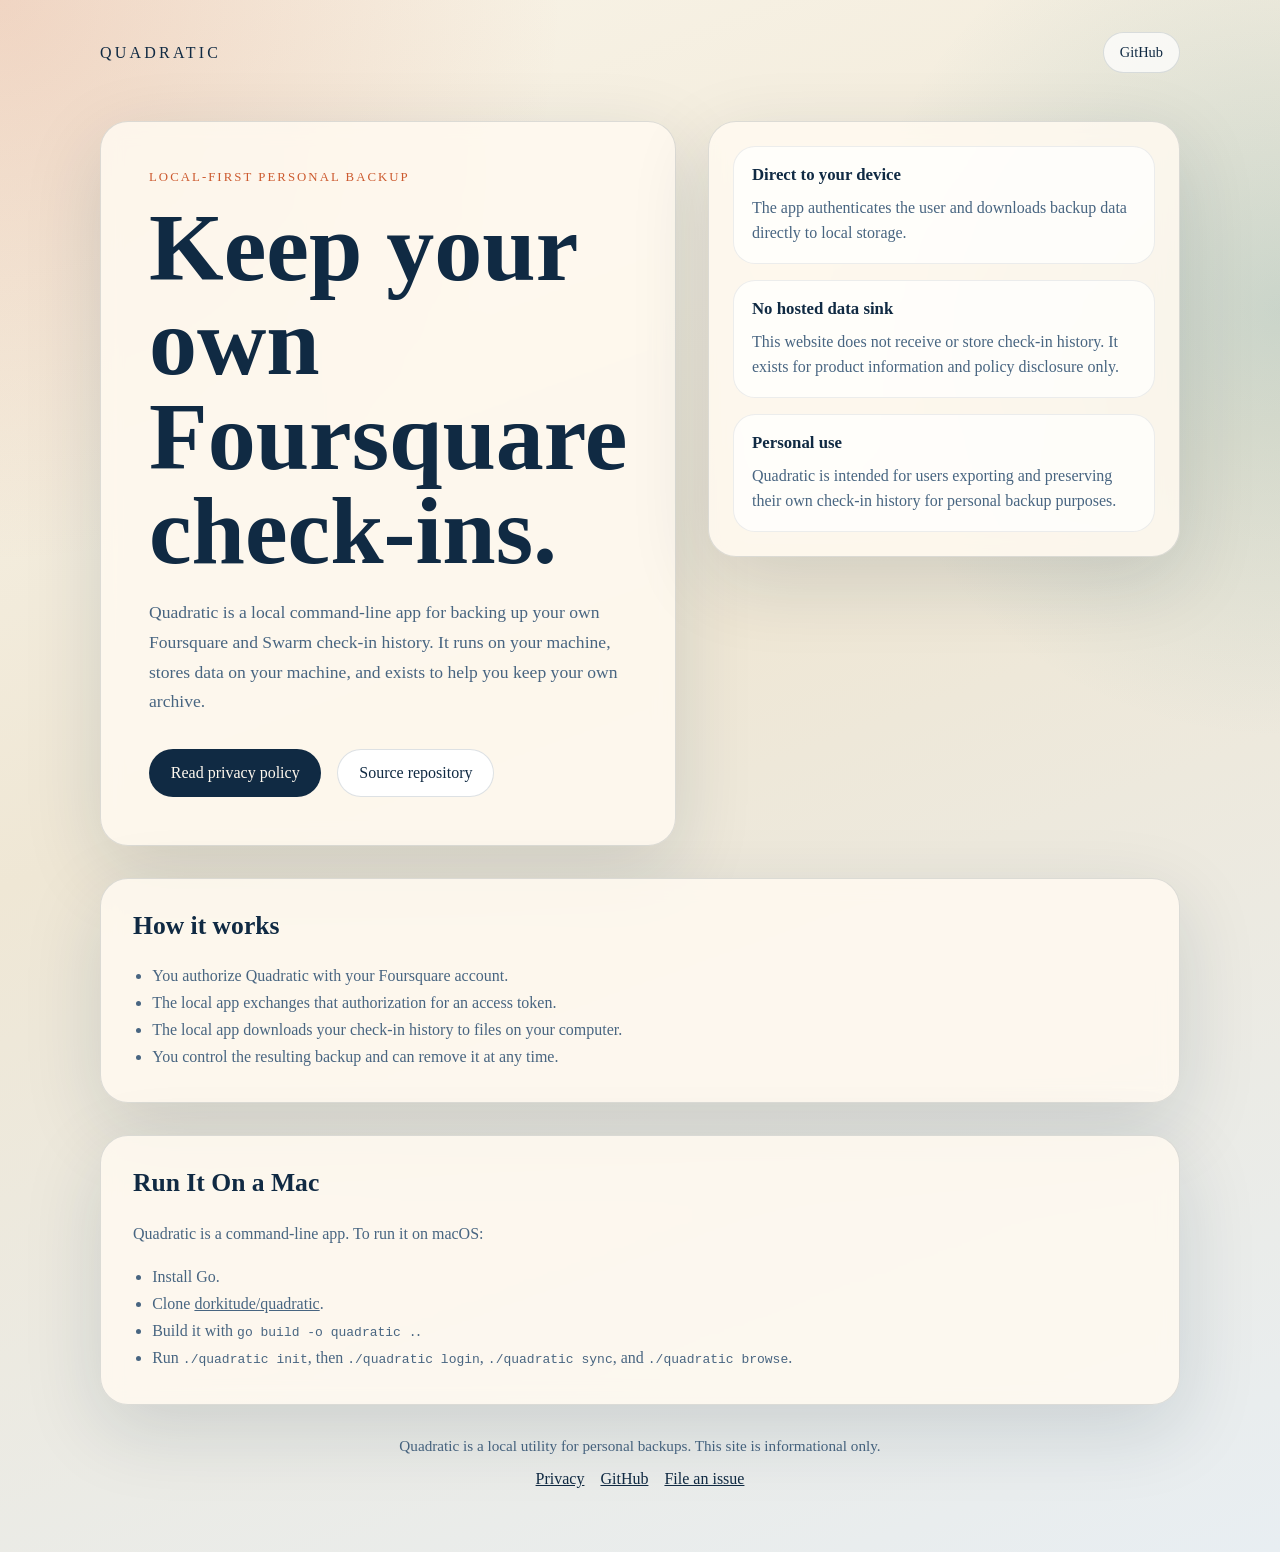
<file: site/public/index.html>
<!doctype html>
<html lang="en">
  <head>
    <meta charset="utf-8">
    <meta name="viewport" content="width=device-width, initial-scale=1">
    <title>Quadratic</title>
    <meta
      name="description"
      content="Quadratic is a local-first utility for backing up your own Foursquare and Swarm check-in history."
    >
    <style>
      :root {
        --bg: #f3efe4;
        --paper: rgba(255, 250, 240, 0.86);
        --ink: #102a43;
        --muted: #486581;
        --accent: #cc5a2f;
        --accent-2: #1f7a8c;
        --border: rgba(16, 42, 67, 0.14);
        --shadow: 0 24px 80px rgba(16, 42, 67, 0.14);
      }

      * {
        box-sizing: border-box;
      }

      body {
        margin: 0;
        font-family: Georgia, "Times New Roman", serif;
        color: var(--ink);
        background:
          radial-gradient(circle at top left, rgba(204, 90, 47, 0.20), transparent 28%),
          radial-gradient(circle at right 20%, rgba(31, 122, 140, 0.18), transparent 24%),
          linear-gradient(160deg, #f9f4e8 0%, #efe7d5 44%, #e8eef2 100%);
        min-height: 100vh;
      }

      a {
        color: inherit;
      }

      .shell {
        width: min(1080px, calc(100% - 2rem));
        margin: 0 auto;
        padding: 1rem 0 4rem;
        position: relative;
      }

      .nav {
        display: flex;
        justify-content: space-between;
        align-items: center;
        gap: 1rem;
        padding: 1rem 0;
      }

      .nav-links {
        display: flex;
        align-items: center;
        gap: 0.75rem;
      }

      .nav-button {
        display: inline-flex;
        align-items: center;
        justify-content: center;
        border-radius: 999px;
        padding: 0.7rem 1rem;
        text-decoration: none;
        border: 1px solid var(--border);
        background: rgba(255, 255, 255, 0.72);
        color: var(--ink);
        font-size: 0.9rem;
      }

      .brand {
        font-size: 1rem;
        letter-spacing: 0.2em;
        text-transform: uppercase;
      }

      .hero {
        display: grid;
        grid-template-columns: 1.1fr 0.9fr;
        gap: 2rem;
        align-items: start;
        margin-top: 2rem;
      }

      .panel {
        background: var(--paper);
        border: 1px solid var(--border);
        border-radius: 28px;
        box-shadow: var(--shadow);
        backdrop-filter: blur(10px);
      }

      .hero-copy {
        padding: 3rem;
      }

      .eyebrow {
        color: var(--accent);
        text-transform: uppercase;
        letter-spacing: 0.16em;
        font-size: 0.8rem;
        margin-bottom: 1rem;
      }

      h1 {
        font-family: Baskerville, "Baskerville Old Face", "Times New Roman", serif;
        font-size: clamp(3rem, 8vw, 6rem);
        line-height: 0.98;
        margin: 0 0 1.25rem;
        font-weight: 600;
      }

      .lede {
        font-size: 1.1rem;
        line-height: 1.7;
        color: var(--muted);
        max-width: 38rem;
      }

      .actions {
        display: flex;
        flex-wrap: wrap;
        gap: 1rem;
        margin-top: 2rem;
      }

      .button {
        display: inline-flex;
        align-items: center;
        justify-content: center;
        border-radius: 999px;
        padding: 0.85rem 1.3rem;
        text-decoration: none;
        border: 1px solid var(--border);
        background: white;
      }

      .button.primary {
        background: var(--ink);
        color: #fff9ef;
      }

      .hero-card {
        padding: 1.5rem;
        display: flex;
        flex-direction: column;
        align-self: start;
      }

      .card-grid {
        display: grid;
        gap: 1rem;
      }

      .mini-card {
        padding: 1.1rem;
        border-radius: 22px;
        background: rgba(255, 255, 255, 0.72);
        border: 1px solid rgba(16, 42, 67, 0.08);
      }

      .mini-card h2 {
        margin: 0 0 0.6rem;
        font-size: 1.05rem;
      }

      .mini-card p {
        margin: 0;
        color: var(--muted);
        line-height: 1.6;
      }

      .section {
        margin-top: 2rem;
        padding: 2rem;
      }

      .section h2 {
        margin-top: 0;
        font-size: 1.6rem;
      }

      .section p,
      .section li {
        color: var(--muted);
        line-height: 1.7;
      }

      ul {
        margin: 0;
        padding-left: 1.2rem;
      }

      .footer {
        margin-top: 2rem;
        color: var(--muted);
        font-size: 0.95rem;
        text-align: center;
      }

      .footer-links {
        display: flex;
        justify-content: center;
        gap: 1rem;
        flex-wrap: wrap;
        margin-top: 0.75rem;
      }

      @media (max-width: 840px) {
        .hero {
          grid-template-columns: 1fr;
        }

        .hero-copy,
        .hero-card,
        .section {
          padding: 1.4rem;
        }

        h1 {
          font-size: clamp(2.2rem, 12vw, 3.5rem);
          line-height: 1.02;
        }

        .actions {
          flex-direction: column;
        }

        .button {
          width: 100%;
        }

        .nav {
          align-items: flex-start;
        }
      }
    </style>
  </head>
  <body>
    <div class="shell">
      <nav class="nav">
        <div class="brand">Quadratic</div>
        <div class="nav-links">
          <a class="nav-button" href="https://github.com/dorkitude/quadratic">GitHub</a>
        </div>
      </nav>

      <main class="hero">
        <section class="panel hero-copy">
          <div class="eyebrow">Local-first personal backup</div>
          <h1>Keep your own Foursquare check-ins.</h1>
          <p class="lede">
            Quadratic is a local command-line app for backing up your own
            Foursquare and Swarm check-in history. It runs on your machine,
            stores data on your machine, and exists to help you keep your own
            archive.
          </p>
          <div class="actions">
            <a class="button primary" href="/privacy.html">Read privacy policy</a>
            <a class="button" href="https://github.com/dorkitude/quadratic">Source repository</a>
          </div>
        </section>

        <aside class="panel hero-card">
          <div class="card-grid">
            <section class="mini-card">
              <h2>Direct to your device</h2>
              <p>
                The app authenticates the user and downloads backup data
                directly to local storage.
              </p>
            </section>
            <section class="mini-card">
              <h2>No hosted data sink</h2>
              <p>
                This website does not receive or store check-in history. It
                exists for product information and policy disclosure only.
              </p>
            </section>
            <section class="mini-card">
              <h2>Personal use</h2>
              <p>
                Quadratic is intended for users exporting and preserving their
                own check-in history for personal backup purposes.
              </p>
            </section>
          </div>
        </aside>
      </main>

      <section class="panel section">
        <h2>How it works</h2>
        <ul>
          <li>You authorize Quadratic with your Foursquare account.</li>
          <li>The local app exchanges that authorization for an access token.</li>
          <li>The local app downloads your check-in history to files on your computer.</li>
          <li>You control the resulting backup and can remove it at any time.</li>
        </ul>
      </section>

      <section class="panel section">
        <h2>Run It On a Mac</h2>
        <p>
          Quadratic is a command-line app. To run it on macOS:
        </p>
        <ul>
          <li>Install Go.</li>
          <li>Clone <a href="https://github.com/dorkitude/quadratic">dorkitude/quadratic</a>.</li>
          <li>Build it with <code>go build -o quadratic .</code>.</li>
          <li>Run <code>./quadratic init</code>, then <code>./quadratic login</code>, <code>./quadratic sync</code>, and <code>./quadratic browse</code>.</li>
        </ul>
      </section>

      <p class="footer">
        Quadratic is a local utility for personal backups. This site is informational only.
      </p>
      <div class="footer-links">
        <a href="/privacy.html">Privacy</a>
        <a href="https://github.com/dorkitude/quadratic">GitHub</a>
        <a href="https://github.com/dorkitude/quadratic/issues">File an issue</a>
      </div>
    </div>
  </body>
</html>
</file>
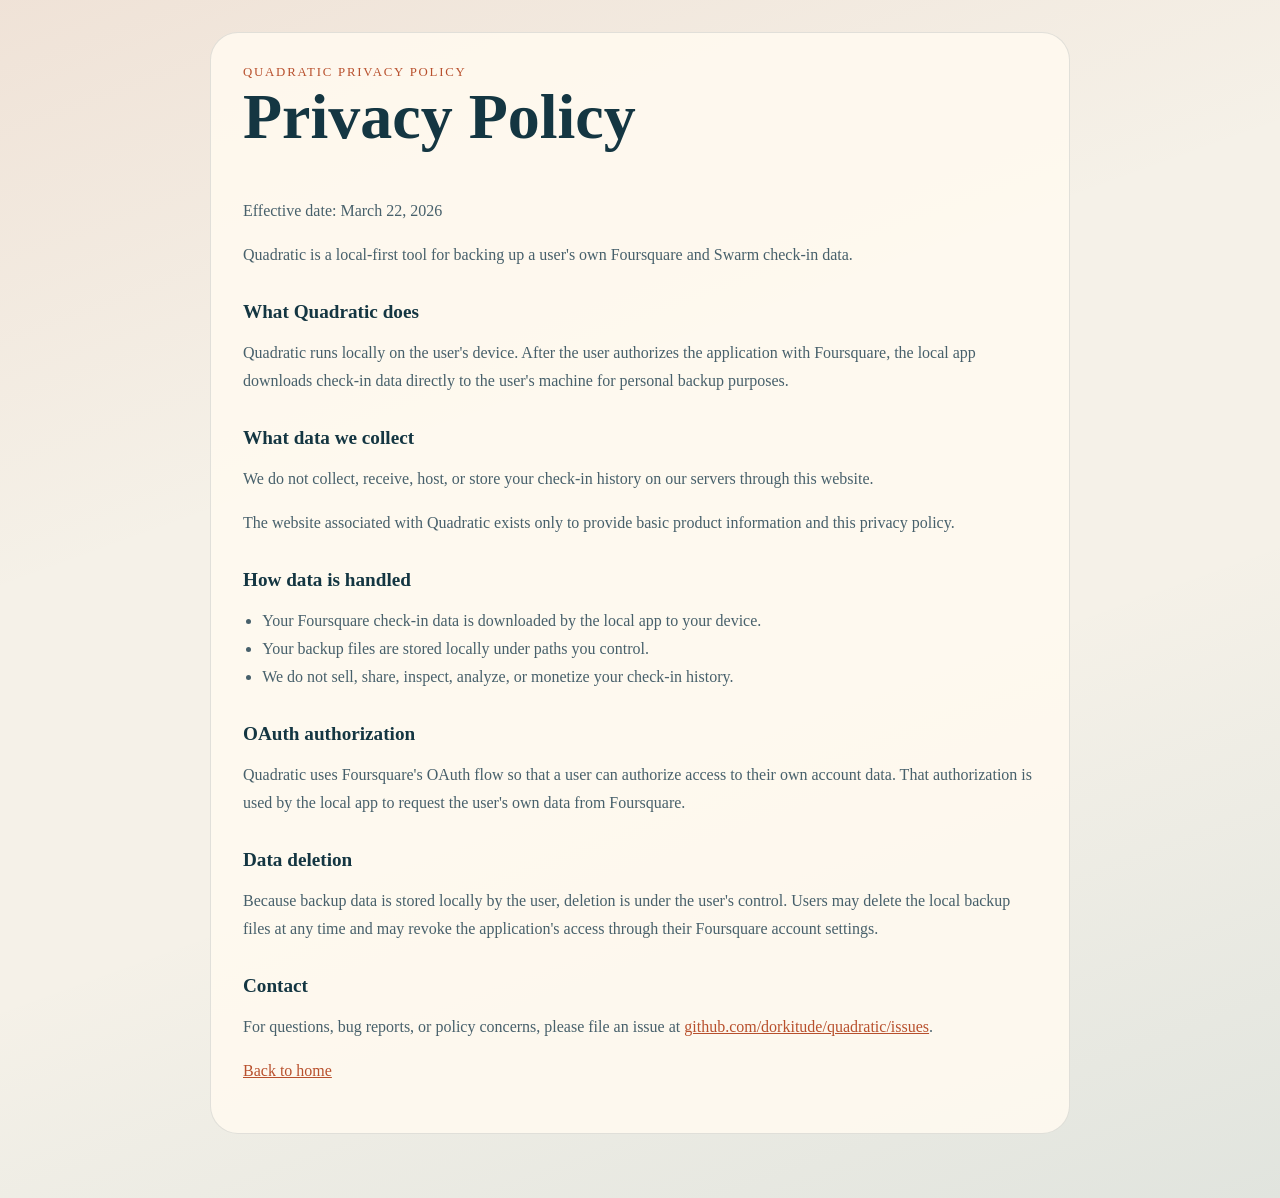
<file: site/public/privacy.html>
<!doctype html>
<html lang="en">
  <head>
    <meta charset="utf-8">
    <meta name="viewport" content="width=device-width, initial-scale=1">
    <title>Quadratic Privacy Policy</title>
    <style>
      :root {
        --bg: #f5f1e8;
        --paper: #fffaf0;
        --ink: #143642;
        --muted: #47606b;
        --accent: #b8502d;
        --border: rgba(20, 54, 66, 0.12);
      }

      * {
        box-sizing: border-box;
      }

      body {
        margin: 0;
        font-family: Georgia, "Times New Roman", serif;
        color: var(--ink);
        background:
          linear-gradient(160deg, rgba(184, 80, 45, 0.09), transparent 36%),
          linear-gradient(340deg, rgba(22, 99, 122, 0.09), transparent 40%),
          var(--bg);
      }

      .shell {
        width: min(860px, calc(100% - 2rem));
        margin: 0 auto;
        padding: 2rem 0 4rem;
      }

      .card {
        background: rgba(255, 250, 240, 0.88);
        border: 1px solid var(--border);
        border-radius: 28px;
        padding: 2rem;
      }

      h1 {
        margin-top: 0;
        font-size: clamp(2.3rem, 8vw, 4rem);
      }

      h2 {
        margin-top: 2rem;
        font-size: 1.2rem;
      }

      p, li {
        line-height: 1.75;
        color: var(--muted);
      }

      a {
        color: var(--accent);
      }

      .meta {
        color: var(--accent);
        text-transform: uppercase;
        letter-spacing: 0.14em;
        font-size: 0.8rem;
      }

      ul {
        padding-left: 1.2rem;
      }
    </style>
  </head>
  <body>
    <div class="shell">
      <div class="card">
        <div class="meta">Quadratic Privacy Policy</div>
        <h1>Privacy Policy</h1>
        <p>Effective date: March 22, 2026</p>
        <p>
          Quadratic is a local-first tool for backing up a user's own
          Foursquare and Swarm check-in data.
        </p>

        <h2>What Quadratic does</h2>
        <p>
          Quadratic runs locally on the user's device. After the user authorizes
          the application with Foursquare, the local app downloads check-in data
          directly to the user's machine for personal backup purposes.
        </p>

        <h2>What data we collect</h2>
        <p>
          We do not collect, receive, host, or store your check-in history on
          our servers through this website.
        </p>
        <p>
          The website associated with Quadratic exists only to provide basic
          product information and this privacy policy.
        </p>

        <h2>How data is handled</h2>
        <ul>
          <li>Your Foursquare check-in data is downloaded by the local app to your device.</li>
          <li>Your backup files are stored locally under paths you control.</li>
          <li>We do not sell, share, inspect, analyze, or monetize your check-in history.</li>
        </ul>

        <h2>OAuth authorization</h2>
        <p>
          Quadratic uses Foursquare's OAuth flow so that a user can authorize
          access to their own account data. That authorization is used by the
          local app to request the user's own data from Foursquare.
        </p>

        <h2>Data deletion</h2>
        <p>
          Because backup data is stored locally by the user, deletion is under
          the user's control. Users may delete the local backup files at any
          time and may revoke the application's access through their Foursquare
          account settings.
        </p>

        <h2>Contact</h2>
        <p>
          For questions, bug reports, or policy concerns, please file an issue at
          <a href="https://github.com/dorkitude/quadratic/issues">github.com/dorkitude/quadratic/issues</a>.
        </p>

        <p><a href="/">Back to home</a></p>
      </div>
    </div>
  </body>
</html>
</file>
